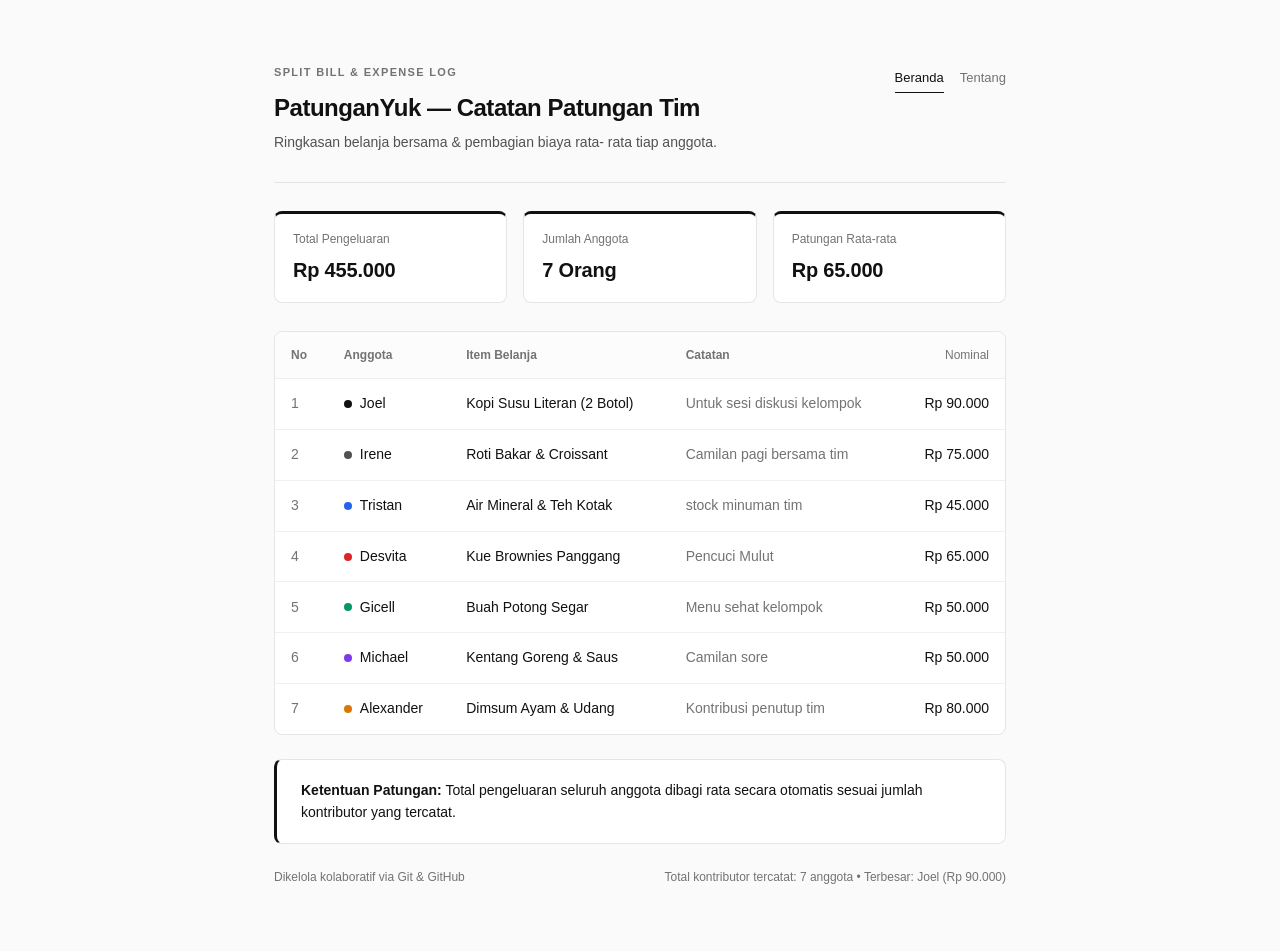
<file: index.html>
<!DOCTYPE html>
<html lang="id">
<head>
  <meta charset="UTF-8">
  <meta name="viewport" content="width=device-width, initial-scale=1.0">
  <title>PatunganYuk — Catatan Patungan Tim 7 Orang</title>
  <link rel="stylesheet" href="style.css">
</head>
<body>
  <main class="container">
    <header class="header">
      <div>
        <p class="eyebrow">SPLIT BILL &amp; EXPENSE LOG</p>
        <h1>PatunganYuk — Catatan Patungan Tim</h1>
        <p class="subtitle">Ringkasan belanja bersama &amp; pembagian biaya rata-
rata tiap anggota.</p>
      </div>
      <nav class="nav">
<a href="index.html" class="active">Beranda</a>
<a href="tentang.html">Tentang</a>
</nav>
    </header>
    <section id="ringkasan" class="summary-grid"></section>
    <section class="table-wrap">
      <table>
        <thead><tr><th>No</th><th>Anggota</th><th>Item Belanja</th>
<th>Catatan</th><th class="num">Nominal</th></tr></thead>
        <tbody id="tabel-belanja"></tbody>
      </table>
    </section>
   <section class="card-about">
  <strong>Ketentuan Patungan:</strong> Total pengeluaran seluruh anggota dibagi rata secara otomatis sesuai jumlah kontributor yang tercatat.
</section>
    <footer class="footer"><span>Dikelola kolaboratif via Git &amp; GitHub</span>
<span id="info-anggota"></span></footer>
  </main>
  <script src="data.js"></script>
  <script src="peserta/joel.js"></script>
  <script src="peserta/irene.js"></script>
  <script src="peserta/tristan.js"></script>
  <script src="peserta/desvita.js"></script>
  <script src="peserta/gicell.js"></script>
  <script src="peserta/michael.js"></script>
  <script src="peserta/alexander.js"></script>
  <script src="app.js"></script>
</body>
</html>
</file>
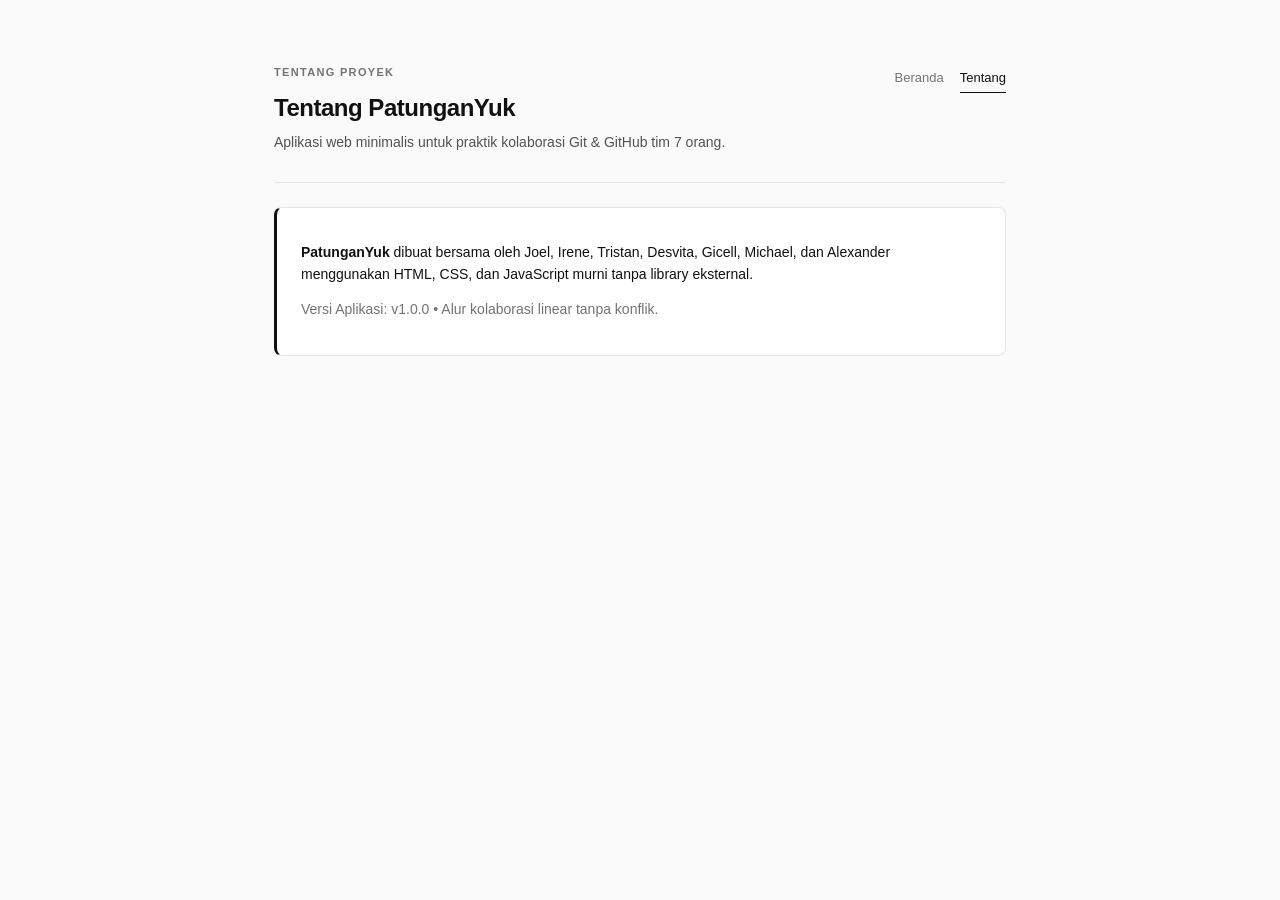
<file: tentang.html>
<!DOCTYPE html>
<html lang="id">
<head>
  <meta charset="UTF-8">
  <meta name="viewport" content="width=device-width, initial-scale=1.0">
  <title>Tentang — PatunganYuk</title>
  <link rel="stylesheet" href="style.css">
</head>
<body>
  <main class="container">
    <header class="header">
      <div>
        <p class="eyebrow">TENTANG PROYEK</p>
        <h1>Tentang PatunganYuk</h1>
        <p class="subtitle">Aplikasi web minimalis untuk praktik kolaborasi Git
&amp; GitHub tim 7 orang.</p>
      </div>
      <nav class="nav">
        <a href="index.html">Beranda</a>
        <a href="tentang.html" class="active">Tentang</a>
      </nav>
    </header>
    <section class="card-about">
      <p><strong>PatunganYuk</strong> dibuat bersama oleh Joel, Irene, Tristan,
Desvita, Gicell, Michael, dan Alexander menggunakan HTML, CSS, dan JavaScript
murni tanpa library eksternal.</p>
 <p class="muted">Versi Aplikasi: v1.0.0 • Alur kolaborasi linear tanpa konflik.</p>
</section>
  </main>
</body>
</html>
</file>
<file: style.css>
*, *::before, *::after {
  box-sizing: border-box;
}
body {
  margin: 0;
  font-family: -apple-system, BlinkMacSystemFont, "Inter", "Segoe UI", sans-serif;
  background: #fafafa;
  color: #111111;
  line-height: 1.55;
}
.container {
  max-width: 780px;
  margin: 64px auto;
  padding: 0 24px;
}
.header {
  display: flex;
  justify-content: space-between;
  align-items: flex-start;
  gap: 24px;
  padding-bottom: 28px;
  border-bottom: 1px solid #e5e5e5;
}
.eyebrow {
  margin: 0 0 8px;
  font-size: 11px;
  letter-spacing: 0.12em;
  color: #737373;
  font-weight: 600;
}
h1 {
  margin: 0 0 6px;
  font-size: 24px;
  font-weight: 600;
  letter-spacing: -0.02em;
}
.subtitle {
  margin: 0;
  font-size: 14px;
  color: #525252;
}
.nav {
  display: flex;
  gap: 16px;
  padding-top: 4px;
}
.nav a {
  text-decoration: none;
  font-size: 13px;
  color: #737373;
  padding-bottom: 4px;
  border-bottom: 1.5px solid transparent;
}
.nav a.active, .nav a:hover {
  color: #111111;
  border-bottom-color: #111111;
}
.summary-grid {
  display: grid;
  grid-template-columns: repeat(3, 1fr);
  gap: 16px;
  margin: 28px 0;
}
.metric {
  background: #ffffff;
  border: 1px solid #e5e5e5;
  border-radius: 8px;
  padding: 16px 18px;
}

.metric-label {
  font-size: 12px;
  color: #737373;
  margin-bottom: 6px;
}
.metric-value {
  font-size: 20px;
  font-weight: 600;
  font-variant-numeric: tabular-nums;
}
.table-wrap {
  background: #ffffff;
  border: 1px solid #e5e5e5;
  border-radius: 8px;
  overflow-x: auto;
}
table {
  width: 100%;
  border-collapse: collapse;
  font-size: 14px;
}
th, td {
  padding: 14px 16px;
  text-align: left;
  border-bottom: 1px solid #efefef;
}
th {
  font-size: 12px;
  font-weight: 600;
  color: #737373;
  background: #fcfcfc;
}
tbody tr:last-child td {
  border-bottom: none;
}
.num {
  text-align: right;
  font-variant-numeric: tabular-nums;
  font-weight: 500;
}
.member {
  display: inline-flex;
  align-items: center;
  gap: 8px;
  font-weight: 500;
}
.dot {
  width: 8px;
  height: 8px;
  border-radius: 50%;
  display: inline-block;
}
.muted {
  color: #737373;
}
.card-about {
  background: #ffffff;
  border: 1px solid #e5e5e5;
  border-radius: 8px;
  padding: 20px 24px;
  margin-top: 24px;
  font-size: 14px;
}
.footer {
  margin-top: 24px;
  display: flex;
  justify-content: space-between;
  font-size: 12px;
  color: #737373;
}

tbody tr {
  transition: background-color 0.15s ease;
}
tbody tr:hover {
  background-color: #f5f5f5;
}

@media (max-width: 600px) {
  .container {
    margin: 32px auto;
  }
  .header {
    flex-direction: column;
    gap: 12px;
  }
  .summary-grid {
    grid-template-columns: 1fr;
  }
}
.metric {
  border-top: 3px solid #111111;
}
.metric-value {
  color: #111111;
  letter-spacing: -0.01em;
}
.card-about {
  border-left: 3px solid #111111;
}
</file>
